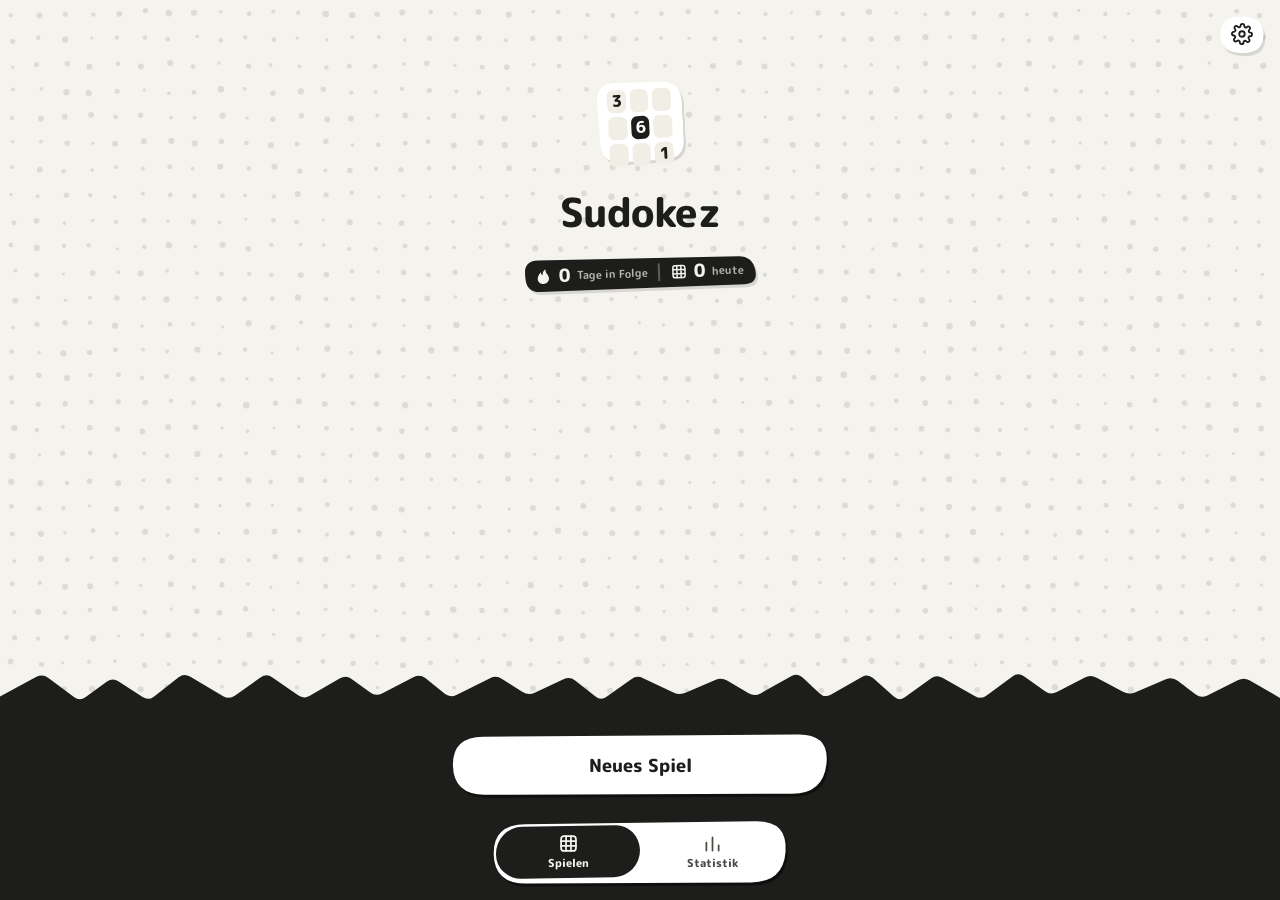
<file: index.html>
<!DOCTYPE html>
<html lang="de">
<head>
  <meta charset="UTF-8">
  <meta name="viewport" content="width=device-width, initial-scale=1, viewport-fit=cover, user-scalable=no">

  <!-- iOS: als eigenständige App ohne Safari-Leisten starten -->
  <meta name="apple-mobile-web-app-capable" content="yes">
  <meta name="mobile-web-app-capable" content="yes">
  <meta name="apple-mobile-web-app-status-bar-style" content="black-translucent">
  <meta name="apple-mobile-web-app-title" content="Sudokez">
  <meta name="theme-color" content="#f5f3ee">

  <link rel="manifest" href="manifest.json">
  <link rel="apple-touch-icon" href="icons/icon-180.png?v=3">
  <link rel="icon" href="icons/icon-192.png?v=3">

  <title>Sudokez</title>
  <script>
    // Echte App-Höhe: iOS meldet als Home-Bildschirm-App manchmal eine zu kleine Höhe.
    // Dann nehmen wir die volle Bildschirmhöhe, damit unten nichts abgeschnitten wird.
    (function () {
      function setH() {
        var standalone = navigator.standalone || matchMedia('(display-mode: standalone)').matches;
        var h = window.innerHeight;
        if (standalone && screen.height > h && Math.abs(screen.width - window.innerWidth) < 2) h = screen.height;
        document.documentElement.style.setProperty('--app-h', h + 'px');
        window.__appH = h;
      }
      setH();
      addEventListener('resize', setH);
      addEventListener('orientationchange', function () { setTimeout(setH, 300); });
    })();
  </script>
  <link rel="preconnect" href="https://fonts.googleapis.com">
  <link rel="preconnect" href="https://fonts.gstatic.com" crossorigin>
  <link rel="stylesheet" href="https://fonts.googleapis.com/css2?family=M+PLUS+Rounded+1c:wght@300;400;500;700;800&display=swap">
  <link rel="stylesheet" href="style.css">
</head>
<body>
  <canvas id="bg"></canvas>

  <!-- Hauptmenü -->
  <section id="menu" class="screen active">
    <!-- Oben rechts: Einstellungen -->
    <div class="menu-top">
      <span></span>
      <button id="settingsBtn" class="paper icon-btn" aria-label="Einstellungen">
        <svg viewBox="0 0 24 24"><circle cx="12" cy="12" r="3"/><path d="M19.4 15a1.7 1.7 0 00.3 1.8l.1.1a2 2 0 11-2.8 2.8l-.1-.1a1.7 1.7 0 00-1.8-.3 1.7 1.7 0 00-1 1.5V21a2 2 0 11-4 0v-.1a1.7 1.7 0 00-1.1-1.5 1.7 1.7 0 00-1.8.3l-.1.1a2 2 0 11-2.8-2.8l.1-.1a1.7 1.7 0 00.3-1.8 1.7 1.7 0 00-1.5-1H3a2 2 0 110-4h.1a1.7 1.7 0 001.5-1.1 1.7 1.7 0 00-.3-1.8l-.1-.1a2 2 0 112.8-2.8l.1.1a1.7 1.7 0 001.8.3H9a1.7 1.7 0 001-1.5V3a2 2 0 114 0v.1a1.7 1.7 0 001 1.5 1.7 1.7 0 001.8-.3l.1-.1a2 2 0 112.8 2.8l-.1.1a1.7 1.7 0 00-.3 1.8V9a1.7 1.7 0 001.5 1H21a2 2 0 110 4h-.1a1.7 1.7 0 00-1.5 1z"/></svg>
      </button>
    </div>
    <div class="menu-head">
      <div class="logo paper">
        <span>3</span><span></span><span></span>
        <span></span><span>6</span><span></span>
        <span></span><span></span><span>1</span>
      </div>
      <h1>Sudokez</h1>
      <!-- Streak + heutige Sudokus als dunkle Papier-Schablone -->
      <div id="streak" class="paper streak">
        <svg viewBox="0 0 24 24"><path d="M12 21c-3.9 0-6.5-2.6-6.5-6.2 0-3.3 2.3-5.2 3.6-7.8.4 1.8 1.2 3 2.4 3.6-.2-3 1.2-5.6 3.6-7.1-.3 2.8.9 4.6 2.2 6.4 1.1 1.5 1.7 3 1.7 4.9 0 3.6-3 6.2-7 6.2z"/></svg>
        <b id="streakNum">0</b>
        <span id="streakLabel">Tage in Folge</span>
        <i class="streak-sep"></i>
        <svg class="grid-ico" viewBox="0 0 24 24"><rect x="4" y="4" width="16" height="16" rx="3"/><path d="M9.3 4v16M14.7 4v16M4 9.3h16M4 14.7h16"/></svg>
        <b id="todayNum">0</b>
        <span id="todayLabel">heute</span>
      </div>
    </div>

    <!-- Unten: Fortsetzen, darüber aufklappende Schwierigkeiten, darunter Neues Spiel / Abbrechen -->
    <div class="menu-bottom sheet-dark torn">
      <button id="resumeBtn" class="paper btn pill resume hidden">
        <span class="resume-title">Fortsetzen</span>
        <span id="resumeInfo" class="resume-info"></span>
      </button>
      <div class="drop">
        <div class="drop-inner">
          <p class="sub">Schwierigkeit wählen</p>
          <div id="levels" class="levels"></div>
        </div>
      </div>
      <button id="startBtn" class="paper btn pill start">Neues Spiel</button>
    </div>
  </section>

  <!-- Statistik -->
  <section id="stats" class="screen">
    <h2 class="page-title">Statistik</h2>
    <div id="statChips" class="chips"></div>
    <div id="statSlides" class="slides"></div>
    <div class="foot sheet-dark torn"></div>
  </section>

  <!-- Leiste unten: Spielen / Statistik -->
  <nav id="tabbar" class="tabbar paper">
    <span class="tab-indicator"></span>
    <button class="tab active" data-tab="menu">
      <svg viewBox="0 0 24 24"><rect x="3.5" y="3.5" width="17" height="17" rx="3.5"/><path d="M9.2 3.5v17M14.8 3.5v17M3.5 9.2h17M3.5 14.8h17"/></svg>
      <span>Spielen</span>
    </button>
    <button class="tab" data-tab="stats">
      <svg viewBox="0 0 24 24"><path d="M5 20V11M12 20V5M19 20v-6"/></svg>
      <span>Statistik</span>
    </button>
  </nav>

  <!-- Spiel -->
  <section id="game" class="screen">
    <header class="topbar">
      <button id="backBtn" class="paper icon-btn" aria-label="Zurück">
        <svg viewBox="0 0 24 24"><path d="M15 18l-6-6 6-6"/></svg>
      </button>
      <div id="levelName" class="level-name"></div>
      <div></div>
    </header>

    <div class="stats">
      <div class="stat left"><span class="label">Punkte</span><span id="score" class="value">0</span></div>
      <div id="timer" class="paper timer">00:00</div>
      <div class="stat right"><span class="label err">Fehler</span><span id="mistakes" class="value">0</span></div>
    </div>

    <div class="board-wrap paper"><div id="board" class="board"></div></div>

    <div class="game-foot sheet-dark torn">
    <div class="tools">
      <button id="undoBtn" class="tool">
        <span class="paper icon-btn"><svg viewBox="0 0 24 24"><path d="M9 14L4 9l5-5"/><path d="M4 9h10.5a5.5 5.5 0 010 11H11"/></svg></span>
        <span class="tool-label">Zurück</span>
      </button>
      <button id="eraseBtn" class="tool">
        <span class="paper icon-btn"><svg viewBox="0 0 24 24"><path d="M14.6 3.6a2 2 0 012.8 0l3 3a2 2 0 010 2.8L11 18.8H7.2l-3.6-3.6a2 2 0 010-2.8z"/><path d="M9 9l6 6"/><path d="M11 18.8h9"/></svg></span>
        <span class="tool-label">Löschen</span>
      </button>
      <button id="hintBtn" class="tool">
        <span class="paper icon-btn"><svg viewBox="0 0 24 24"><path d="M9 18h6"/><path d="M10 22h4"/><path d="M12 2a7 7 0 00-4 12.7c.6.5 1 1.3 1 2.1V17h6v-.2c0-.8.4-1.6 1-2.1A7 7 0 0012 2z"/></svg>
          <span id="hintBadge" class="badge hidden">0</span></span>
        <span class="tool-label">Tipp</span>
      </button>
      <button id="notesBtn" class="tool">
        <span class="paper icon-btn"><svg viewBox="0 0 24 24"><path d="M12 20h9"/><path d="M16.5 3.5a2.1 2.1 0 013 3L7 19l-4 1 1-4 12.5-12.5z"/></svg>
          <span class="badge state">AUS</span></span>
        <span class="tool-label">Notizen</span>
      </button>
    </div>

    <div id="numpad" class="numpad"></div>
    </div>
  </section>

  <!-- Dialoge -->
  <div id="modal" class="modal hidden"><div id="sheet" class="sheet paper"></div></div>
  <div id="loading" class="loading hidden"><div class="spinner"></div><p>Sudokez wird erstellt …</p></div>
  <div id="toast" class="toast paper"></div>

  <script src="sudoku.js"></script>
  <script src="bg.js"></script>
  <script src="paper.js"></script>
  <script src="sound.js"></script>
  <script src="app.js"></script>
</body>
</html>
</file>
<file: style.css>
/* =========================================================
   Papier-Stil
   Helles, gepunktetes Papier oben – unten ein dunkles, gerissenes
   Blatt. Buttons und Leisten sind weiße Papierstücke mit leicht
   ungleichmäßigen Kanten (Form kommt aus paper.js).
   Der vorherige Liquid-Glass-Stil ist im Git-Tag "stil-liquid-glass".
   ========================================================= */
:root {
  --paper: #f5f3ee;
  --ink: #1d1d1b;
  --ink-2: #4a4944;
  --muted: #8b8880;
  --line: #cfcabf;          /* dünne Linien im Spielfeld */
  --white: #ffffff;
  --accent: #2f5bd3;        /* eigene Zahlen: blaue Tinte */
  --wrong: #e2104c;
  --hint: #d98a1c;
  --marker: #ffe36e;        /* Textmarker-Gelb */
  --on-dark: #f5f3ee;
  --on-dark-muted: rgba(245, 243, 238, 0.6);
  --text: var(--ink);
  /* Themen-Farben (Standard = Papier). Pro Stufe überschrieben, siehe unten "Farbthemen" */
  --card: #ffffff;          /* Papierstücke im Spiel (Rahmen, Tasten, Timer …) */
  --cell: #ffffff;          /* Zellen */
  --cell-related: #f0ede5;  /* Zeile + Spalte */
  --cell-same: #d9e2f7;     /* gleiche Zahl */
  --cell-sel: #1d1d1b;      /* ausgewähltes Feld */
  --sheet: #1d1d1b;         /* dunkles Blatt unten */
  --key-h: clamp(38px, 5.6dvh, 54px);   /* Höhe der Zahlentasten */
  --fixed-h: 240px;                    /* alles im Spiel außer Spielfeld und Zahlenreihen */
  --font: "M PLUS Rounded 1c", ui-rounded, "SF Pro Rounded", -apple-system, BlinkMacSystemFont, "Segoe UI", system-ui, sans-serif;
}

* { box-sizing: border-box; margin: 0; padding: 0; }

html {
  /* Falls unten irgendwo Platz frei bleibt (z. B. hinter Safari-Leisten),
     ist er schwarz wie das untere Blatt statt leer */
  background: linear-gradient(var(--paper) 50%, var(--ink) 50%);
}
html, body {
  height: var(--app-h, 100%);
  overflow: hidden;
  color: var(--ink);
  font-family: var(--font);
  overscroll-behavior: none;
  -webkit-user-select: none;
  user-select: none;
  -webkit-tap-highlight-color: transparent;
  -webkit-touch-callout: none;
  touch-action: manipulation;
}

button { font: inherit; color: inherit; background: none; border: none; cursor: pointer; }

svg {
  width: 22px; height: 22px;
  fill: none;
  stroke: currentColor;
  stroke-width: 2;
  stroke-linecap: round;
  stroke-linejoin: round;
}

.hidden { display: none !important; }

/* Alles Bildschirmfüllende nutzt die selbst gemessene Höhe --app-h (siehe index.html) */
#bg { position: fixed; top: 0; left: 0; width: 100%; height: var(--app-h, 100dvh); z-index: 0; }

/* ---------- Papierstücke ---------- */
.paper {
  position: relative;
  isolation: isolate;
  --fill: var(--white);
  --shade: rgba(29, 29, 27, 0.13);
  --radius: 18px;
  background: none;
}
.paper::before, .paper::after {
  content: "";
  position: absolute;
  inset: 0;
  pointer-events: none;
  -webkit-mask: var(--shape) 0 0 / 100% 100% no-repeat;
  mask: var(--shape) 0 0 / 100% 100% no-repeat;
}
.paper::before { background: var(--fill); z-index: -1; transition: background 0.2s; }
.paper::after { background: var(--shade); z-index: -2; transform: translate(2px, 3px); }
/* Im Spiel nehmen alle Papierstücke die Kartenfarbe des Themas an */
:where(#game, #modal) .paper, :where(#modal) .sheet { --fill: var(--card); }

/* ---------- Dunkles, gerissenes Blatt ---------- */
.sheet-dark {
  position: relative;
  background: var(--sheet);
  color: var(--on-dark);
  --torn-h: 38px;
}
.sheet-dark::before {
  content: "";
  position: absolute;
  left: 0; right: 0;
  top: calc(var(--torn-h) * -1 + 1px);
  height: var(--torn-h);
  background: var(--sheet);
  -webkit-mask: var(--torn) 0 0 / 100% 100% no-repeat;
  mask: var(--torn) 0 0 / 100% 100% no-repeat;
}
/* Papierstücke auf dem dunklen Blatt werfen einen dunkleren Schatten */
.sheet-dark .paper, .tabbar { --shade: rgba(0, 0, 0, 0.45); }

/* ---------- Drücken ---------- */
.btn, .key, .icon-btn, .tool, .chip, .tab {
  transition: transform 0.15s cubic-bezier(.3, 1.6, .5, 1), opacity 0.2s, color 0.2s;
}
.btn.pressed, .key.pressed, .tool.pressed .icon-btn, .icon-btn.pressed, .chip.pressed { transform: scale(0.94) rotate(-0.6deg); }
.btn.pressed, .key.pressed, .tool.pressed .icon-btn { --fill: #ebe6da; }

/* ---------- Bildschirme ---------- */
.screen {
  position: fixed;
  top: 0; left: 0; right: 0;
  height: var(--app-h, 100dvh);
  z-index: 1;
  display: flex;
  flex-direction: column;
  padding:
    calc(env(safe-area-inset-top) + 8px)
    calc(env(safe-area-inset-right) + 14px)
    calc(env(safe-area-inset-bottom) + 12px)
    calc(env(safe-area-inset-left) + 14px);
  opacity: 0;
  transform: scale(0.985);
  pointer-events: none;
  transition: opacity 0.3s ease, transform 0.3s ease;
}
.screen.active { opacity: 1; transform: none; pointer-events: auto; }
#menu, #stats, #game { padding-bottom: 0; }

/* Das dunkle Blatt reicht immer bis an beide Ränder und nach unten */
.menu-bottom, .foot, .game-foot {
  width: calc(100% + 28px + env(safe-area-inset-left) + env(safe-area-inset-right));
  margin-left: calc(-14px - env(safe-area-inset-left));
  margin-right: calc(-14px - env(safe-area-inset-right));
}

/* ---------- Menü ---------- */
#menu { justify-content: flex-end; align-items: center; }
.menu-head { text-align: center; margin: auto 0; padding-bottom: 20px; }
.logo {
  width: 86px; height: 86px;
  margin: 0 auto 18px;
  --radius: 20px;
  display: grid;
  grid-template-columns: repeat(3, 1fr);
  padding: 11px;
  gap: 4px;
  transform: rotate(-3deg);
}
.logo span {
  display: flex; align-items: center; justify-content: center;
  font-size: 16px; font-weight: 800;
  border-radius: 6px;
  background: #f1eee6;
}
.logo span:nth-child(5) { color: var(--white); background: var(--ink); }
h1 { font-size: 40px; font-weight: 800; letter-spacing: -0.5px; }
.sub { color: var(--muted); font-size: 14px; font-weight: 700; }

.menu-bottom {
  display: flex;
  flex-direction: column;
  align-items: stretch;
  gap: 12px;
  padding: 26px max(24px, calc(50% - 190px)) calc(env(safe-area-inset-bottom) + 104px);
}
.drop {
  display: grid;
  grid-template-rows: 0fr;
  opacity: 0;
  transform: translateY(16px);
  transition: grid-template-rows 0.42s cubic-bezier(.3, 1.2, .4, 1), opacity 0.3s ease, transform 0.42s cubic-bezier(.3, 1.2, .4, 1);
  pointer-events: none;
  margin-bottom: -12px;
}
.drop-inner { overflow: hidden; min-height: 0; display: flex; flex-direction: column; gap: 10px; padding: 4px 4px 6px; margin: -4px; }
.drop-inner .sub { text-align: center; color: var(--on-dark-muted); margin-bottom: 2px; }
#menu.pick .drop { grid-template-rows: 1fr; opacity: 1; transform: none; pointer-events: auto; margin-bottom: 0; }

.pill { --radius: 999px; }
.levels { display: flex; flex-direction: column; gap: 10px; width: 100%; }
.btn.level, .btn.resume {
  display: flex;
  align-items: center;
  gap: 14px;
  width: 100%;
  padding: 12px 24px;
  --radius: 999px;
  text-align: left;
  color: var(--ink);
}
.btn.level:nth-child(odd) { transform: rotate(0.4deg); }
.btn.level:nth-child(even) { transform: rotate(-0.4deg); }
.dot { width: 10px; height: 10px; border-radius: 50%; flex: none; }
/* Farbpunkt im Menü: größer, ohne Schein, leicht ungleichmäßig (Form aus app.js) */
.blob { width: 20px; height: 19px; flex: none; transform: rotate(-8deg); }
.btn.level:nth-child(even) .blob { transform: rotate(12deg); }
.level-text { display: flex; flex-direction: column; flex: 1; }
.level-title { font-size: 16px; font-weight: 800; }
.level-desc { font-size: 12px; color: var(--muted); font-weight: 500; }
.level-best { font-size: 13px; color: var(--hint); font-weight: 800; }

/* Neues Spiel und Fortsetzen: exakt gleich hoch */
.btn.start, .btn.resume { height: 62px; padding-top: 0; padding-bottom: 0; justify-content: center; }
.btn.start { width: 100%; font-size: 18px; font-weight: 800; color: var(--ink); }
#menu.pick .btn.start { --fill: #3a3935; color: var(--on-dark); }
.btn.resume {
  flex-direction: column;
  align-items: center;
  text-align: center;
  gap: 1px;
  --fill: var(--marker);
}
.resume-title { font-size: 17px; font-weight: 800; line-height: 1.2; }
.resume-info { font-size: 12px; line-height: 1.2; color: var(--ink-2); }
.menu-bottom .resume { max-height: 90px; overflow: visible; transition: opacity 0.25s, transform 0.25s, max-height 0.35s, margin 0.35s; }
#menu.pick .resume { opacity: 0; transform: scale(0.95); pointer-events: none; max-height: 0; height: 0; margin-top: -12px; }
.drop .btn.level { padding: 11px 22px; }

/* ---------- Leiste unten ---------- */
.tabbar {
  position: fixed;
  z-index: 5;
  left: 50%;
  /* oben verankert an der gemessenen Höhe, nicht an "bottom" (iOS meldet das unten teils falsch) */
  top: calc(var(--app-h, 100dvh) - env(safe-area-inset-bottom) - 16px);
  transform: translate(-50%, -100%);
  display: grid;
  grid-template-columns: 1fr 1fr;
  width: min(calc(100% - 64px), 300px);
  padding: 6px;
  --radius: 999px;
  transition: transform 0.35s ease, opacity 0.35s ease;
}
.tabbar.hidden-bar { transform: translate(-50%, 60%); opacity: 0; pointer-events: none; }
.tab {
  position: relative;
  z-index: 1;
  display: flex;
  flex-direction: column;
  align-items: center;
  gap: 1px;
  padding: 7px 0 6px;
  color: var(--ink-2);
  font-size: 11px;
  font-weight: 800;
}
.tab svg { width: 21px; height: 21px; }
.tab.active { color: var(--on-dark); }
.tab.pressed { transform: scale(0.92); }
.tab-indicator {
  position: absolute;
  top: 6px; bottom: 6px; left: 6px;
  width: calc(50% - 6px);
  border-radius: 999px 900px 999px 950px / 999px 950px 999px 900px;
  background: var(--ink);
  transform: rotate(-1deg);
  transition: transform 0.4s cubic-bezier(.3, 1.3, .4, 1);
}
.tabbar[data-active="stats"] .tab-indicator { transform: translateX(100%) rotate(1deg); }

/* ---------- Statistik ---------- */
#stats { align-items: center; gap: 14px; overflow: hidden; padding-top: calc(env(safe-area-inset-top) + 24px); }
.page-title { font-size: 32px; font-weight: 800; width: min(100%, 380px); flex: none; }
.foot { flex: none; height: calc(env(safe-area-inset-bottom) + 96px); margin-top: 30px; --torn-h: 30px; }

.chips {
  width: calc(100% + 28px);
  margin: 0 -14px;
  padding: 4px 14px 8px;
  display: flex;
  gap: 8px;
  flex: none;
  overflow-x: auto;
  scrollbar-width: none;
}
.chips::-webkit-scrollbar { display: none; }
.chip {
  flex: none;
  display: flex;
  align-items: center;
  gap: 8px;
  padding: 9px 16px;
  --radius: 999px;
  font-size: 14px;
  font-weight: 800;
  color: var(--ink-2);
}
.chip .dot { width: 8px; height: 8px; }
.chip.active { --fill: var(--ink); color: var(--on-dark); }

.slides {
  width: calc(100% + 28px);
  margin: 0 -14px;
  flex: 1;
  min-height: 0;
  display: flex;
  overflow-x: auto;
  overflow-y: hidden;
  scroll-snap-type: x mandatory;
  scrollbar-width: none;
  overscroll-behavior-x: contain;
}
.slides::-webkit-scrollbar { display: none; }
.slide {
  flex: 0 0 100%;
  scroll-snap-align: center;
  scroll-snap-stop: always;
  padding: 4px 16px 10px;
  display: flex;
  flex-direction: column;
  align-items: center;
  gap: 14px;
  overflow-y: auto;
}
.sgroup { width: min(100%, 380px); --radius: 24px; padding: 16px 20px 8px; flex: none; }
.sgroup:nth-child(2) { transform: rotate(-0.5deg); }
.sgroup h3 { font-size: 12px; font-weight: 800; color: var(--muted); text-transform: uppercase; letter-spacing: 0.8px; margin-bottom: 2px; }
.srow { display: flex; justify-content: space-between; align-items: baseline; padding: 11px 0; font-size: 15px; font-weight: 500; }
.srow + .srow, .stat-bar + .srow { border-top: 1.5px dashed #e4dfd4; }
.srow b { font-size: 18px; font-weight: 800; font-variant-numeric: tabular-nums; }
.stat-bar { height: 6px; margin: -3px 0 10px; border-radius: 3px; background: #ece8df; overflow: hidden; }
.stat-bar span { display: block; height: 100%; border-radius: 3px; transition: width 0.6s ease; }

/* ---------- Spiel ---------- */
#game { gap: 8px; align-items: center; }

.topbar { width: min(100%, 520px); display: grid; grid-template-columns: 44px 1fr 44px; align-items: center; }
.icon-btn {
  width: 44px; height: 44px;
  --radius: 22px;
  display: inline-flex;
  align-items: center;
  justify-content: center;
  color: var(--ink);
}
.level-name { text-align: center; font-size: 18px; font-weight: 800; }

.stats { width: min(100%, 520px); display: grid; grid-template-columns: 1fr auto 1fr; align-items: center; padding: 0 6px; }
.stat { display: flex; flex-direction: column; line-height: 1.15; }
.stat.right { align-items: flex-end; }
.label { font-size: 12px; color: var(--muted); font-weight: 800; }
.label.err { color: var(--wrong); }
/* Auf farbigem Hintergrund (Rot/Grün/Lila) Beschriftungen dunkel statt grau bzw. rot */
html:not([data-theme="0"]) .stats .label { color: rgba(29, 29, 27, 0.72); }
html[data-theme="4"] .stats .label.err { color: var(--ink); }
.value { font-size: 20px; font-weight: 800; font-variant-numeric: tabular-nums; }
.timer { padding: 7px 18px; --radius: 999px; font-size: 16px; font-weight: 800; font-variant-numeric: tabular-nums; }

/* ---------- Spielfeld ---------- */
/* Spielfeld gerade (nicht schräg) und so groß wie möglich: fast bildschirmbreit */
.board-wrap {
  /* Breite = so breit wie möglich, aber nie höher als der Platz, der neben Kopf,
     Werkzeugen und Zahlen übrig bleibt – so passt alles auf jedes iPhone */
  width: min(calc(100% + 16px), 560px,
    calc(var(--app-h, 100dvh) - var(--fixed-h) - 3 * var(--key-h) - env(safe-area-inset-top) - env(safe-area-inset-bottom)));
  margin: 0 -8px;
  aspect-ratio: 1;
  flex: none;
  padding: 5px;
  --radius: 12px;
}
.board {
  width: 100%;
  height: 100%;
  display: grid;
  grid-template-columns: repeat(3, minmax(0, 1fr));
  grid-template-rows: repeat(3, minmax(0, 1fr));
  gap: 2px;
  container-type: inline-size;
  background: var(--ink);                 /* dicke Linien */
  border: 2px solid var(--ink);
  border-radius: 6px;
  overflow: hidden;
}
.box {
  display: grid;
  grid-template-columns: repeat(3, minmax(0, 1fr));
  grid-template-rows: repeat(3, minmax(0, 1fr));
  min-width: 0;
  min-height: 0;
  gap: 1px;
  background: var(--line);                /* dünne Linien */
}
.cell {
  position: relative;
  display: flex;
  align-items: center;
  justify-content: center;
  min-width: 0;
  min-height: 0;
  overflow: hidden;
  --tint: transparent;
  background: linear-gradient(var(--tint), var(--tint)), var(--cell);
  cursor: pointer;
}
.val { font-size: 6.4cqw; font-weight: 500; line-height: 1; }
.cell.given .val { color: var(--ink); font-weight: 700; }
.cell.user .val { color: var(--accent); }
.cell.hint .val { color: var(--hint); }
.cell.wrong .val { color: var(--wrong); }
.cell.wrong { --tint: rgba(226, 16, 76, 0.1); }

.cell.related { --tint: var(--cell-related); }
.cell.same { --tint: var(--cell-same); }
.cell.selected { --tint: var(--cell-sel); }
.cell.selected .val { color: var(--white); }
.cell.wrong.selected { --tint: var(--wrong); }

.notes { position: absolute; inset: 1px; display: grid; grid-template-columns: repeat(3, 1fr); grid-template-rows: repeat(3, 1fr); }
.notes span { display: flex; align-items: center; justify-content: center; font-size: 2.7cqw; font-weight: 700; color: var(--muted); line-height: 1; }
.cell.selected .notes span { color: rgba(255, 255, 255, 0.7); }
.notes span.hl { color: var(--ink); background: var(--marker); border-radius: 4px; }

/* Welle bei fertiger Reihe / Spalte / Block: wie ein Textmarker */
.cell.flash { z-index: 1; animation: wave 0.65s cubic-bezier(.3, 1.4, .5, 1) backwards; }
.cell.flash .val { animation: wave-val 0.65s ease backwards; animation-delay: inherit; }
@keyframes wave {
  0%   { transform: scale(1); }
  35%  { transform: scale(1.14) rotate(-3deg); background: var(--marker); box-shadow: 0 2px 0 rgba(29, 29, 27, 0.18); }
  100% { transform: scale(1); }
}
@keyframes wave-val {
  0%, 100% { transform: scale(1); }
  35%      { transform: scale(1.18); color: var(--ink); }
}
.cell.flash.big, .cell.flash.big .val { animation-duration: 0.9s; }

.cell.shake .val { animation: shake 0.35s ease; display: inline-block; }
@keyframes shake {
  0%, 100% { transform: translateX(0); }
  25% { transform: translateX(-3px); }
  50% { transform: translateX(3px); }
  75% { transform: translateX(-2px); }
}

/* ---------- Unteres Blatt im Spiel: Werkzeuge + Zahlen ---------- */
/* Das schwarze Blatt sitzt unten und ist nur so hoch wie Werkzeuge + Zahlen */
.game-foot {
  flex: none;
  margin-top: auto;
  padding: 2px 14px calc(env(safe-area-inset-bottom) + 10px);
  display: flex;
  flex-direction: column;
  align-items: center;
  gap: 10px;
  --torn-h: 24px;
}
.tools { width: min(100%, 420px); display: flex; justify-content: space-around; }
.tool { display: flex; flex-direction: column; align-items: center; gap: 4px; }
.tool .icon-btn { position: relative; }
.tool-label { font-size: 11px; color: var(--on-dark-muted); font-weight: 800; }
.badge {
  position: absolute;
  top: -5px; right: -7px;
  min-width: 18px; height: 18px;
  padding: 0 5px;
  border-radius: 9px;
  font-size: 11px; font-weight: 800;
  display: flex; align-items: center; justify-content: center;
  background: var(--hint);
  color: var(--white);
}
.badge.state { background: #3a3935; color: var(--on-dark-muted); font-size: 9px; right: -12px; }
#notesBtn.on .icon-btn { --fill: var(--marker); }
#notesBtn.on .badge.state { background: var(--marker); color: var(--ink); }

.numpad {
  width: min(100%, 400px);
  display: grid;
  grid-template-columns: repeat(3, 1fr);
  gap: 8px 14px;
}
.key {
  height: var(--key-h);
  --radius: 999px;
  font-size: clamp(21px, 3.4dvh, 30px);
  font-weight: 700;
  color: var(--ink);
}
.key:nth-child(3n+1) { transform: rotate(-0.8deg); }
.key:nth-child(3n) { transform: rotate(0.8deg); }
.key.pressed { transform: scale(0.92); }
.key.done { opacity: 0.25; }
/* Notizmodus: Tasten grau wie die Notizen im Feld */
.numpad.notes-mode .key { --fill: #d6d2c8; color: var(--muted); font-size: clamp(17px, 2.8dvh, 24px); }

/* kleine Bildschirme */
@media (max-height: 700px) {
  .tool-label { display: none; }
  .game-foot { gap: 6px; }
}

/* ---------- Dialoge ---------- */
.modal {
  position: fixed;
  top: 0; left: 0; right: 0;
  height: var(--app-h, 100dvh);
  z-index: 10;
  display: flex;
  align-items: center;
  justify-content: center;
  padding: 24px;
  background: rgba(29, 29, 27, 0.35);
  opacity: 0;
  transition: opacity 0.22s ease;
}
.modal.open { opacity: 1; }
.sheet {
  width: min(100%, 340px);
  padding: 26px 20px 18px;
  --radius: 28px;
  --shade: rgba(0, 0, 0, 0.25);
  text-align: center;
  display: flex;
  flex-direction: column;
  gap: 10px;
  transform: scale(0.92) rotate(-1deg);
  transition: transform 0.25s cubic-bezier(.3, 1.5, .5, 1);
}
.modal.open .sheet { transform: rotate(-0.5deg); }
.sheet h2 { font-size: 22px; font-weight: 800; }
.sheet p { color: var(--muted); font-size: 14px; font-weight: 500; margin-bottom: 6px; }
.sheet-btn { padding: 14px; --radius: 999px; --fill: #f1eee6; --shade: transparent; font-size: 16px; font-weight: 800; }
.sheet-btn.primary { --fill: var(--ink); color: var(--on-dark); }
.sheet-btn.danger { color: var(--wrong); }
.sheet-btn.ghost { --fill: transparent; color: var(--muted); }
.sheet-btn.ghost.danger { color: var(--wrong); }
/* Buttons mit Symbol: Symbol links neben dem Text */
.sheet-btn { display: flex; align-items: center; justify-content: center; gap: 9px; }
/* Pause-Dialog: helle Buttons im Ton der Themenfarbe (wie Zeile/Spalte im Feld) */
.sheet-btn:not(.primary):not(.ghost) { --fill: var(--cell-related); --shade: rgba(29, 29, 27, 0.12); }
.sheet-btn svg { width: 20px; height: 20px; flex: none; }
.sheet .hint-tap { font-size: 12px; margin: 4px 0 0; color: var(--muted); }

.record { color: var(--hint); font-weight: 800; }
.total { font-size: 54px; font-weight: 800; line-height: 1.1; margin: 2px 0 6px; }
.summary { display: grid; grid-template-columns: repeat(3, 1fr); gap: 8px; margin-bottom: 4px; }
.summary div, .breakdown div { display: flex; flex-direction: column; }
.summary span { font-size: 12px; color: var(--muted); font-weight: 700; }
.summary b { font-size: 18px; }
.breakdown {
  display: flex; flex-direction: column; gap: 6px;
  padding: 12px 14px;
  border-radius: 14px 18px 16px 12px;
  background: #f3f0e8;
  margin-bottom: 6px;
}
.breakdown div { flex-direction: row; justify-content: space-between; font-size: 14px; }
.breakdown span { color: var(--muted); font-weight: 600; }
.neg { color: var(--wrong); }

/* ---------- Laden & Hinweis ---------- */
.loading {
  position: fixed; top: 0; left: 0; right: 0; height: var(--app-h, 100dvh); z-index: 20;
  display: flex; flex-direction: column; align-items: center; justify-content: center; gap: 14px;
  background: rgba(245, 243, 238, 0.85);
  color: var(--ink-2);
  font-weight: 700;
}
.spinner {
  width: 34px; height: 34px;
  border-radius: 50%;
  border: 3px solid #e2ded5;
  border-top-color: var(--ink);
  animation: spin 0.8s linear infinite;
}
@keyframes spin { to { transform: rotate(360deg); } }

.toast {
  position: fixed;
  left: 50%;
  top: calc(var(--app-h, 100dvh) - env(safe-area-inset-bottom) - 64px);
  z-index: 30;
  padding: 10px 18px;
  --radius: 999px;
  --fill: #efdd73;
  --shade: rgba(0, 0, 0, 0.3);
  font-size: 14px;
  font-weight: 800;
  white-space: nowrap;
  transform: translate(-50%, 20px);
  opacity: 0;
  pointer-events: none;
  transition: opacity 0.25s, transform 0.25s;
}
.toast.show { opacity: 1; transform: translate(-50%, 0); }
/* Im Spiel: mittig über dem Spielfeld, als kleiner schräger Zettel */
.toast.on-board { --shade: rgba(29, 29, 27, 0.25); transform: translate(-50%, calc(-50% + 12px)) rotate(-1.5deg); }
.toast.on-board.show { transform: translate(-50%, -50%) rotate(-1.5deg); }

/* =========================================================
   Farbthemen pro Schwierigkeitsgrad (nur im Spiel aktiv)
   html[data-theme] setzt app.js; der Hintergrund kommt aus bg.js
   ========================================================= */
/* 1 Mittelschlecht – Grün */
html[data-theme="1"] {
  --card: #f2fbf4;
  --cell: #fbfefc;
  --cell-related: #def3e4;
  --cell-same: #b5e6c2;
  --cell-sel: #1e5a30;
  --line: #b4d9be;
  --accent: #1f7a3c;
  --sheet: #17311f;
  --marker: #efdd73;
}
/* 2 Der Profi – Gelb */
html[data-theme="2"] {
  --card: #fffbe8;
  --cell: #fffef7;
  --cell-related: #faf1c8;
  --cell-same: #f1df8c;
  --cell-sel: #5c4d0c;
  --line: #e2d59a;
  --accent: #8f6f00;
  --sheet: #332c0f;
  --marker: #c083dd;
}
/* 3 Gehirnjogging – Lila */
html[data-theme="3"] {
  --card: #f8f0fc;
  --cell: #fdfaff;
  --cell-related: #eee0f6;
  --cell-same: #d9bceb;
  --cell-sel: #4b2a5e;
  --line: #dac6e6;
  --accent: #7b3fa0;
  --sheet: #2a1b33;
  --marker: #efdd73;
}
/* 4 Traumatherapie – Rot (eigene Zahlen blau, damit sie nicht wie Fehler aussehen) */
html[data-theme="4"] {
  --card: #fdeef2;
  --cell: #fff8fa;
  --cell-related: #fbdde5;
  --cell-same: #f5b5c6;
  --cell-sel: #6e0824;
  --line: #eec3ce;
  --accent: #2f5bd3;
  --sheet: #33060f;
  --marker: #efdd73;
}
/* Gelbes Thema: Meldungen weiß statt gelb, damit sie sich abheben */
html[data-theme="2"] .toast { --fill: #ffffff; }

/* ---------- Stern, Schloss, gesperrte Stufen ---------- */
.level-best { display: flex; align-items: center; gap: 4px; }
.star {
  width: 15px; height: 15px;
  fill: var(--hint);
  stroke: var(--hint);
  stroke-width: 2.6;          /* dicke Kontur mit runden Ecken = abgerundete Zacken */
  stroke-linejoin: round;
}
.lock { width: 18px; height: 18px; color: var(--muted); stroke-width: 2.2; }
.btn.level.locked { color: var(--muted); }
.btn.level.locked .level-title { color: var(--ink-2); }
.btn.level.locked .blob { opacity: 0.35; }
.btn.level.locked::before { background: #e9e5dc; }

/* ---------- Oben im Menü: Streak + Einstellungen ---------- */
.menu-top {
  position: absolute;
  top: calc(env(safe-area-inset-top) + 12px);
  left: calc(env(safe-area-inset-left) + 16px);
  right: calc(env(safe-area-inset-right) + 16px);
  display: flex;
  justify-content: space-between;
  align-items: center;
  z-index: 2;
}
/* Streak als ausgeschnittene Papier-Schablone: dunkles Stück, Flamme als "Loch" in Papierfarbe */
.streak {
  --fill: var(--ink);
  --radius: 14px;
  display: flex;
  align-items: center;
  gap: 6px;
  padding: 7px 14px 7px 10px;
  color: var(--paper);
  transform: rotate(-2deg);
}
.streak svg { width: 20px; height: 20px; fill: var(--paper); stroke: none; }
.streak.done-today svg { fill: var(--marker); }  /* heute schon gespielt: Flamme leuchtet gelb */
.streak b { font-size: 18px; font-weight: 800; line-height: 1; }
.streak span { font-size: 11px; font-weight: 700; color: rgba(245, 243, 238, 0.7); }
#settingsBtn { transform: rotate(3deg); }

/* ---------- Einstellungen ---------- */
.settings { display: flex; flex-direction: column; gap: 10px; text-align: left; margin-top: 4px; }
.setting {
  display: flex;
  align-items: center;
  gap: 12px;
  padding: 12px 14px;
  border-radius: 18px 22px 16px 20px;
  background: #f1eee6;
}
.setting.pressed { transform: scale(0.97); }
.setting-text { flex: 1; display: flex; flex-direction: column; gap: 2px; text-align: left; align-items: flex-start; }
.setting-text b { font-size: 16px; font-weight: 800; }
.setting-text small { font-size: 12px; color: var(--muted); font-weight: 600; }
/* Schalter: leicht schiefe Papier-Pille */
.switch {
  flex: none;
  width: 48px; height: 28px;
  border-radius: 999px 900px 999px 950px / 999px 950px 999px 900px;
  background: #d6d2c8;
  position: relative;
  transition: background 0.2s;
}
.switch span {
  position: absolute;
  top: 3px; left: 3px;
  width: 22px; height: 22px;
  border-radius: 52% 48% 50% 50% / 48% 52% 48% 52%;
  background: var(--white);
  box-shadow: 1px 2px 0 rgba(29, 29, 27, 0.18);
  transition: transform 0.25s cubic-bezier(.3, 1.4, .5, 1);
}
.switch.on { background: var(--ink); }
.switch.on span { transform: translateX(20px); }

/* Timer ausgeschaltet */
.timer.timer-off { visibility: hidden; }

/* Hinweise im Siegesdialog */
.unlock-note { color: var(--ink) !important; font-weight: 700; }
.unlock-note b { background: var(--marker); padding: 0 6px; border-radius: 6px; }
.streak-note { font-size: 13px !important; margin-bottom: 4px !important; }

/* Menü: Inhalt beginnt unter der oberen Leiste (Streak + Einstellungen) */
#menu { padding-top: calc(env(safe-area-inset-top) + 60px); }
@media (max-height: 760px) { #menu.pick .logo { display: none; } }

/* Gesperrte Stufe: Schloss an der Stelle des Farbpunkts */
.lock-slot { width: 20px; height: 20px; flex: none; display: flex; align-items: center; justify-content: center; }
.lock-slot .lock { width: 20px; height: 20px; }

/* Logo + Titel weiter oben, Streak direkt unter dem Titel */
.menu-head { margin: 2vh 0 auto; }
#menu .streak { display: inline-flex; margin-top: 14px; }
.streak .grid-ico { fill: none; stroke: var(--paper); stroke-width: 2; width: 18px; height: 18px; }
.streak-sep { width: 1.5px; height: 18px; margin: 0 4px; background: rgba(245, 243, 238, 0.3); border-radius: 1px; }

/* Unteres Blatt liegt über allem: Beim Aufklappen schiebt sich die Auswahl über Logo und
   Streak, statt sie nach oben zu verschieben */
#menu { justify-content: flex-start; }
.menu-bottom {
  position: absolute;
  left: 0; right: 0; bottom: 0;
  width: auto;
  margin: 0;
  z-index: 3;
}
@media (max-height: 760px) { #menu.pick .logo { display: grid; } }
</file>
